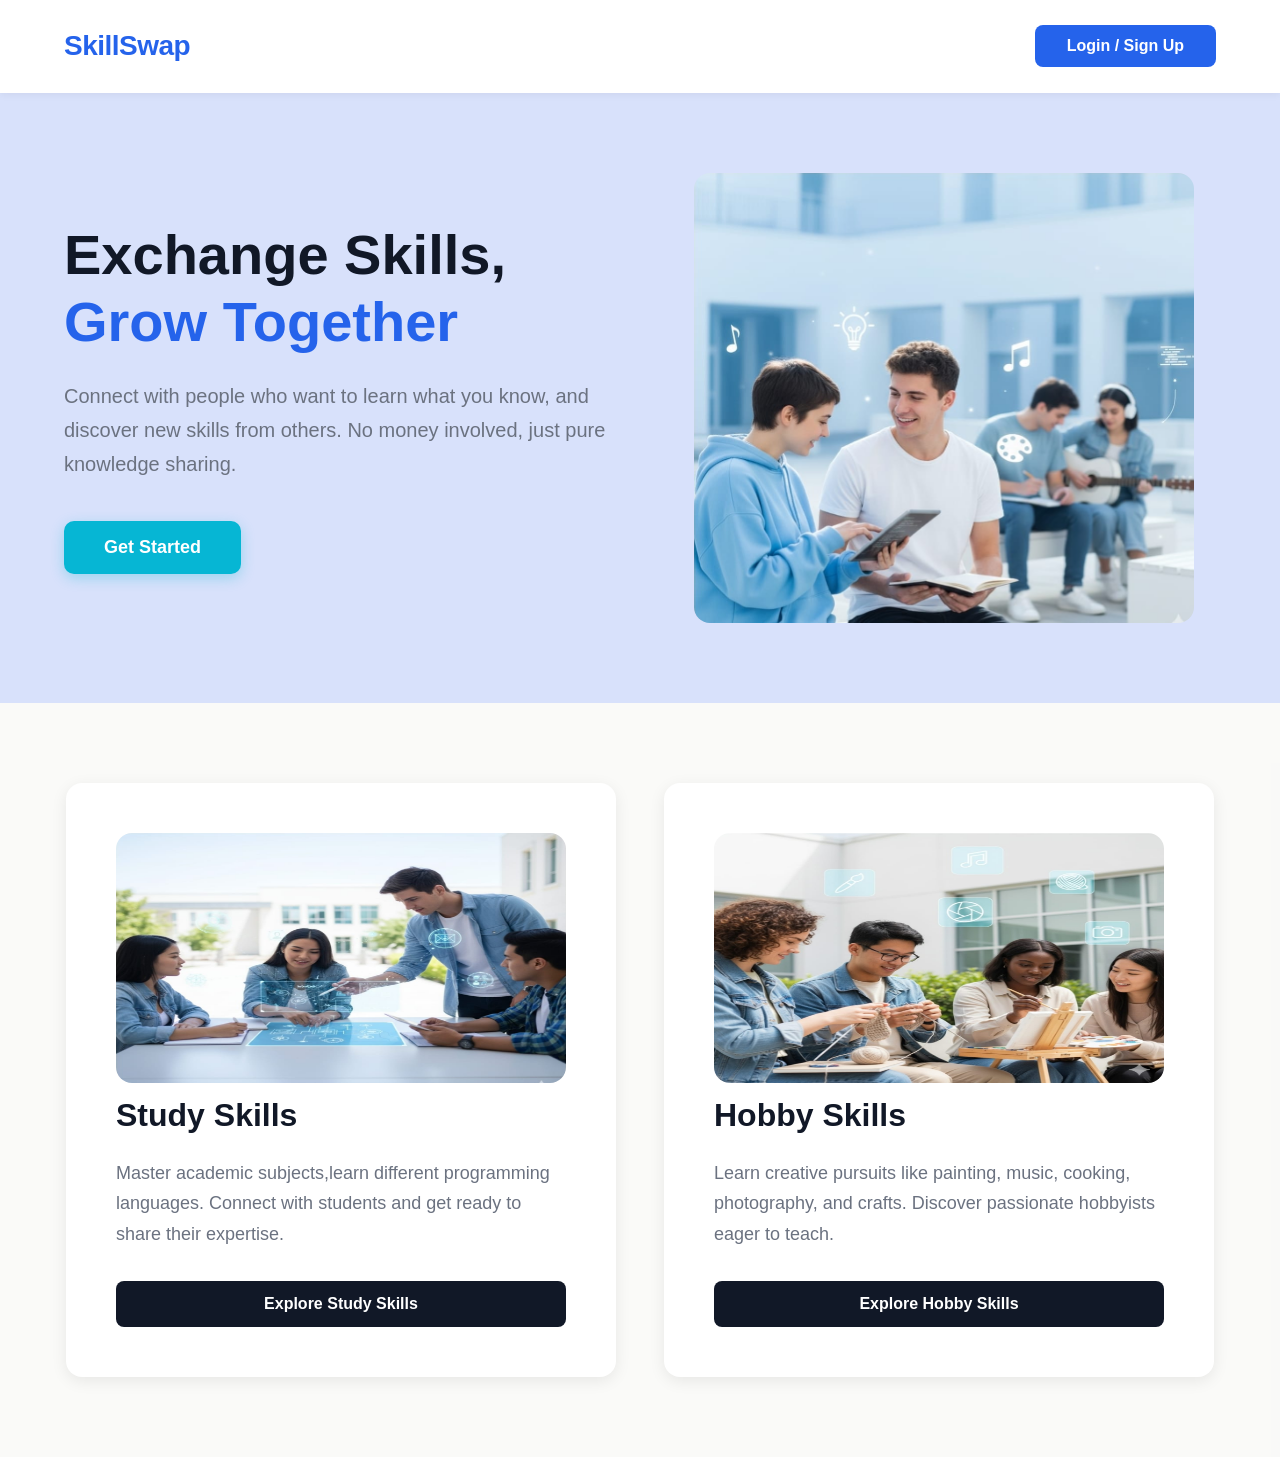
<file: pages/index.html>
<!DOCTYPE html>
<html lang="en">
<head>
    <meta charset="UTF-8">
    <meta name="viewport" content="width=device-width, initial-scale=1.0">
    <title>SkillSwap - Exchange Skills, Grow Together</title>
    <link rel="stylesheet" href="/css/style.css">
</head>
<body>
     
    <nav class="navbar">
        <div class="logo">SkillSwap</div>
        <button class="nav-button" onclick="location.href='profile.html'">Login / Sign Up</button>
    </nav>

     
    <section class="hero">
        <div class="hero-content">
            <h1>Exchange Skills, <span class="highlight">Grow Together</span></h1>
            <p>Connect with people who want to learn what you know, and discover new skills from others. No money involved, just pure knowledge sharing.</p>
            <button class="hero-button">Get Started</button>
        </div>
        <div class="hero-image">
            <img src="/images/swap.jpg" alt="People exchanging skills">
        </div>
    </section>

     
    <section class="cards-section">
        <div class="cards-container">
            <div class="card">
                <img src="/images/study.jpg" class="card-icon"alt="">
                <h3>Study Skills</h3>
                <p>Master academic subjects,learn different programming languages. Connect with students and get ready to share their expertise.</p>
                <button class="card-button" onclick="location.href='studyskill.html'">Explore Study Skills</button>
            </div>
            <div class="card">
                <img src="/images/hobby.jpg" class="card-icon"alt="">
                <h3>Hobby Skills</h3>
                <p>Learn creative pursuits like painting, music, cooking, photography, and crafts. Discover passionate hobbyists eager to teach.</p>
                <button class="card-button" onclick="location.href='hobby.html'">Explore Hobby Skills</button>
            </div>
        </div>
    </section>
</body>
</html>
</file>
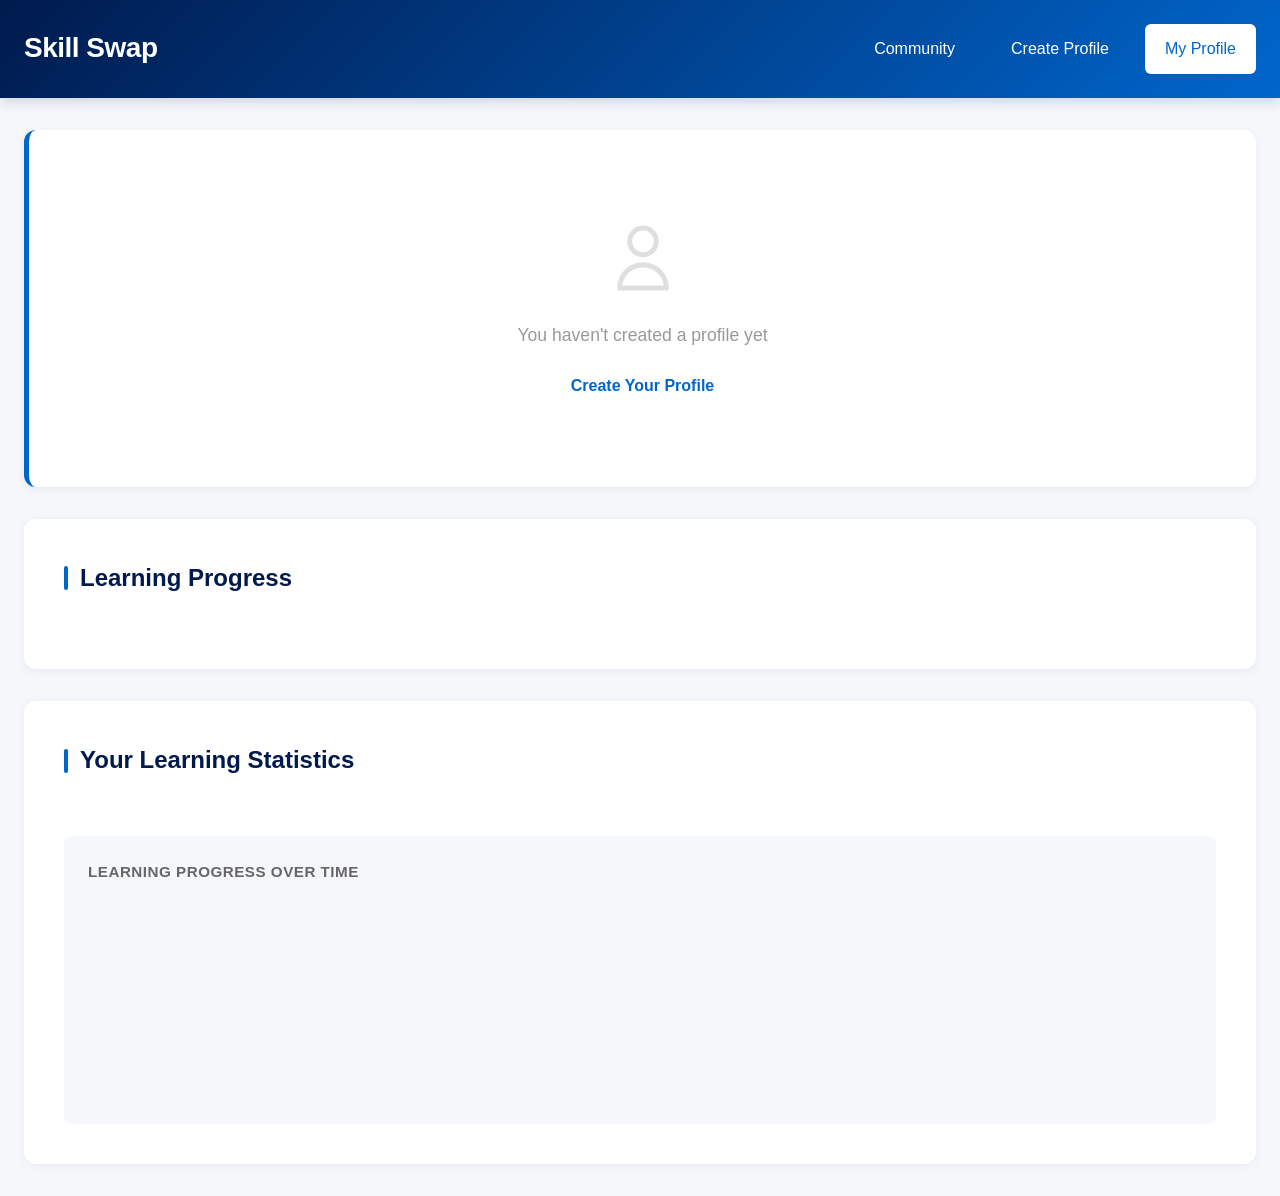
<file: pages/dashboard.html>
<!DOCTYPE html>
<html lang="en">
<head>
    <meta charset="UTF-8">
    <meta name="viewport" content="width=device-width, initial-scale=1.0">
    <title>My Dashboard - Skill Swap</title>
    <style>
        * {
            margin: 0;
            padding: 0;
            box-sizing: border-box;
        }

        :root {
            --primary-blue: #0066cc;
            --dark-blue: #001a4d;
            --black: #1a1a1a;
            --white: #ffffff;
            --light-gray: #f5f7fa;
            --border-gray: #d0d8e0;
            --success-green: #28a745;
            --warning-orange: #ff9800;
        }

        body {
            font-family: -apple-system, BlinkMacSystemFont, 'Segoe UI', Roboto, 'Helvetica Neue', sans-serif;
            background: var(--light-gray);
            color: var(--black);
            line-height: 1.6;
            min-height: 100vh;
        }

        /* Header */
        header {
            background: linear-gradient(135deg, var(--dark-blue) 0%, var(--primary-blue) 100%);
            color: var(--white);
            padding: 1.5rem;
            box-shadow: 0 4px 12px rgba(0, 26, 77, 0.15);
            position: sticky;
            top: 0;
            z-index: 100;
        }

        .header-content {
            max-width: 1400px;
            margin: 0 auto;
            display: flex;
            justify-content: space-between;
            align-items: center;
        }

        header h1 {
            font-size: 1.75rem;
            font-weight: 700;
            letter-spacing: -0.5px;
        }

        .header-nav {
            display: flex;
            gap: 1rem;
            align-items: center;
        }

        .nav-link {
            color: var(--white);
            text-decoration: none;
            padding: 0.75rem 1.25rem;
            border-radius: 6px;
            font-weight: 500;
            transition: all 0.3s ease;
        }

        .nav-link:hover {
            background: rgba(255, 255, 255, 0.2);
        }

        .nav-link.active {
            background: var(--white);
            color: var(--primary-blue);
        }

        /* Main Container */
        .container {
            max-width: 1400px;
            margin: 0 auto;
            padding: 2rem 1.5rem;
        }

        /* Profile Section */
        .profile-section {
            background: var(--white);
            border-radius: 12px;
            padding: 2.5rem;
            margin-bottom: 2rem;
            box-shadow: 0 2px 8px rgba(0, 0, 0, 0.06);
            border-left: 5px solid var(--primary-blue);
        }

        .profile-header {
            display: grid;
            grid-template-columns: auto 1fr;
            gap: 2rem;
            align-items: start;
            margin-bottom: 2rem;
            padding-bottom: 2rem;
            border-bottom: 2px solid var(--border-gray);
        }

        .profile-avatar {
            width: 120px;
            height: 120px;
            border-radius: 12px;
            background: linear-gradient(135deg, var(--primary-blue) 0%, var(--dark-blue) 100%);
            display: flex;
            align-items: center;
            justify-content: center;
            color: var(--white);
            font-size: 3rem;
            font-weight: 700;
        }

        .profile-info h2 {
            font-size: 2rem;
            color: var(--dark-blue);
            margin-bottom: 0.5rem;
        }

        .profile-subtitle {
            color: #666;
            font-size: 0.95rem;
            margin-bottom: 1rem;
        }

        .profile-grid {
            display: grid;
            grid-template-columns: repeat(2, 1fr);
            gap: 2rem;
        }

        .skill-box {
            background: var(--light-gray);
            padding: 1.5rem;
            border-radius: 8px;
            border-left: 4px solid var(--primary-blue);
        }

        .skill-box h3 {
            font-size: 0.85rem;
            font-weight: 700;
            text-transform: uppercase;
            color: var(--primary-blue);
            letter-spacing: 1px;
            margin-bottom: 0.5rem;
        }

        .skill-box p {
            font-size: 1.25rem;
            color: var(--black);
            font-weight: 600;
        }

        /* Learning Progress Section */
        .learning-section {
            background: var(--white);
            border-radius: 12px;
            padding: 2.5rem;
            box-shadow: 0 2px 8px rgba(0, 0, 0, 0.06);
        }

        .section-title {
            font-size: 1.5rem;
            color: var(--dark-blue);
            margin-bottom: 2rem;
            font-weight: 600;
            display: flex;
            align-items: center;
            gap: 0.75rem;
        }

        .section-title::before {
            content: '';
            width: 4px;
            height: 1.5rem;
            background: var(--primary-blue);
            border-radius: 2px;
        }

        /* Progress Cards */
        .progress-grid {
            display: grid;
            grid-template-columns: repeat(auto-fit, minmax(300px, 1fr));
            gap: 2rem;
        }

        .progress-card {
            background: var(--white);
            border: 2px solid var(--border-gray);
            border-radius: 12px;
            padding: 1.75rem;
            transition: all 0.3s ease;
        }

        .progress-card:hover {
            border-color: var(--primary-blue);
            box-shadow: 0 4px 12px rgba(0, 102, 204, 0.12);
        }

        .progress-title {
            font-size: 1.1rem;
            color: var(--dark-blue);
            margin-bottom: 1rem;
            font-weight: 600;
        }

        /* Progress Bar */
        .progress-container {
            margin-bottom: 1.5rem;
        }

        .progress-header {
            display: flex;
            justify-content: space-between;
            align-items: center;
            margin-bottom: 0.75rem;
            font-size: 0.9rem;
        }

        .progress-level {
            font-weight: 600;
            color: var(--primary-blue);
        }

        .progress-percent {
            color: #666;
        }

        .progress-bar-bg {
            width: 100%;
            height: 10px;
            background: var(--border-gray);
            border-radius: 10px;
            overflow: hidden;
        }

        .progress-bar {
            height: 100%;
            background: linear-gradient(90deg, var(--primary-blue) 0%, #0052a3 100%);
            border-radius: 10px;
            transition: width 0.5s ease;
        }

        /* Chart Section */
        .chart-container {
            background: var(--light-gray);
            border-radius: 8px;
            padding: 1.5rem;
            margin-top: 1.5rem;
        }

        .chart-title {
            font-size: 0.95rem;
            color: #666;
            margin-bottom: 1rem;
            font-weight: 600;
            text-transform: uppercase;
            letter-spacing: 0.5px;
        }

        /* Bar Chart */
        .bar-chart {
            display: flex;
            align-items: flex-end;
            justify-content: space-around;
            height: 200px;
            gap: 1rem;
            padding: 1rem 0;
        }

        .bar-item {
            flex: 1;
            display: flex;
            flex-direction: column;
            align-items: center;
            height: 100%;
            justify-content: flex-end;
        }

        .bar {
            width: 100%;
            background: linear-gradient(180deg, var(--primary-blue) 0%, var(--dark-blue) 100%);
            border-radius: 6px 6px 0 0;
            transition: all 0.3s ease;
            position: relative;
            min-height: 20px;
        }

        .bar:hover {
            opacity: 0.8;
            transform: scaleY(1.05);
        }

        .bar-value {
            position: absolute;
            top: -25px;
            left: 50%;
            transform: translateX(-50%);
            font-weight: 600;
            color: var(--primary-blue);
            font-size: 0.9rem;
        }

        .bar-label {
            margin-top: 0.5rem;
            font-size: 0.85rem;
            color: #666;
            text-align: center;
            font-weight: 500;
        }

        /* Stats Grid */
        .stats-grid {
            display: grid;
            grid-template-columns: repeat(auto-fit, minmax(150px, 1fr));
            gap: 1rem;
            margin-top: 2rem;
        }

        .stat-card {
            background: var(--light-gray);
            padding: 1.5rem;
            border-radius: 8px;
            text-align: center;
            border-top: 3px solid var(--primary-blue);
        }

        .stat-number {
            font-size: 1.75rem;
            font-weight: 700;
            color: var(--primary-blue);
            margin-bottom: 0.5rem;
        }

        .stat-label {
            font-size: 0.85rem;
            color: #666;
            font-weight: 500;
            text-transform: uppercase;
            letter-spacing: 0.5px;
        }

        /* Empty State */
        .empty-state {
            text-align: center;
            padding: 3rem;
            color: #999;
        }

        .empty-icon {
            width: 80px;
            height: 80px;
            margin: 0 auto 1rem;
            opacity: 0.3;
        }

        .empty-state p {
            font-size: 1.1rem;
            margin-bottom: 1.5rem;
        }

        .empty-state a {
            color: var(--primary-blue);
            text-decoration: none;
            font-weight: 600;
            transition: all 0.3s ease;
        }

        .empty-state a:hover {
            text-decoration: underline;
        }

        /* Responsive Design */
        @media (max-width: 768px) {
            .profile-grid {
                grid-template-columns: 1fr;
            }

            .profile-header {
                grid-template-columns: 1fr;
            }

            .progress-grid {
                grid-template-columns: 1fr;
            }

            header h1 {
                font-size: 1.4rem;
            }

            .header-nav {
                gap: 0.5rem;
            }

            .nav-link {
                padding: 0.5rem 0.75rem;
                font-size: 0.9rem;
            }

            .bar-chart {
                height: 150px;
            }
        }
    </style>
</head>
<body>
    <header>
        <div class="header-content">
            <h1>Skill Swap</h1>
            <div class="header-nav">
                <a href="dashboard.html" class="nav-link">Community</a>
                <a href="profile.html" class="nav-link">Create Profile</a>
                <a href="my-dashboard.html" class="nav-link active">My Profile</a>
            </div>
        </div>
    </header>

    <div class="container">
        <!-- Profile Section -->
        <div class="profile-section" id="profileContainer">
            <!-- Will be populated by JavaScript -->
        </div>

        <!-- Learning Progress Section -->
        <div class="learning-section">
            <h2 class="section-title">Learning Progress</h2>
            <div class="progress-grid" id="progressContainer">
                <!-- Will be populated by JavaScript -->
            </div>
        </div>

        <!-- Statistics Section -->
        <div class="learning-section" style="margin-top: 2rem;">
            <h2 class="section-title">Your Learning Statistics</h2>
            <div class="stats-grid" id="statsContainer">
                <!-- Will be populated by JavaScript -->
            </div>

            <div class="chart-container">
                <div class="chart-title">Learning Progress Over Time</div>
                <div class="bar-chart" id="chartContainer">
                    <!-- Will be populated by JavaScript -->
                </div>
            </div>
        </div>
    </div>

    <script>
        // ==================== LEARNING DATA STRUCTURE ====================
        // Mock learning progress data - in real app, this would be stored and updated
        const LEARNING_DATA_KEY = 'skillSwapLearningData';
        const PROFILES_KEY = 'skillSwapProfiles';

        class LearningDataManager {
            static getLearningData(profileId) {
                const data = localStorage.getItem(LEARNING_DATA_KEY);
                const allData = data ? JSON.parse(data) : {};
                return allData[profileId] || this.initializeDefaultData(profileId);
            }

            static initializeDefaultData(profileId) {
                return {
                    skills: [
                        { name: 'JavaScript', proficiency: 75, startDate: '2024-01-15', hoursLearned: 120 },
                        { name: 'React', proficiency: 60, startDate: '2024-02-01', hoursLearned: 80 },
                        { name: 'Web Design', proficiency: 45, startDate: '2024-03-10', hoursLearned: 50 },
                        { name: 'Python', proficiency: 55, startDate: '2024-02-15', hoursLearned: 70 }
                    ],
                    lastUpdated: new Date().toISOString()
                };
            }

            static saveLearningData(profileId, data) {
                const allData = localStorage.getItem(LEARNING_DATA_KEY) ? JSON.parse(localStorage.getItem(LEARNING_DATA_KEY)) : {};
                allData[profileId] = data;
                localStorage.setItem(LEARNING_DATA_KEY, JSON.stringify(allData));
            }
        }

        // ==================== DOM ELEMENTS ====================
        const profileContainer = document.getElementById('profileContainer');
        const progressContainer = document.getElementById('progressContainer');
        const statsContainer = document.getElementById('statsContainer');
        const chartContainer = document.getElementById('chartContainer');

        // ==================== CURRENT USER MANAGEMENT ====================
        let currentUser = null;
        let currentUserLearningData = null;

        function loadCurrentUser() {
            // Try to get the last created profile
            const profiles = localStorage.getItem(PROFILES_KEY);
            if (profiles) {
                const profileList = JSON.parse(profiles);
                if (profileList.length > 0) {
                    currentUser = profileList[profileList.length - 1];
                    currentUserLearningData = LearningDataManager.getLearningData(currentUser.id);
                    return true;
                }
            }
            return false;
        }

        // ==================== RENDER PROFILE ====================
        function renderProfile() {
            if (!currentUser) {
                profileContainer.innerHTML = `
                    <div class="empty-state">
                        <svg class="empty-icon" xmlns="http://www.w3.org/2000/svg" fill="none" viewBox="0 0 24 24" stroke="currentColor">
                            <path stroke-linecap="round" stroke-linejoin="round" stroke-width="1.5" d="M16 7a4 4 0 11-8 0 4 4 0 018 0zM12 14a7 7 0 00-7 7h14a7 7 0 00-7-7z" />
                        </svg>
                        <p>You haven't created a profile yet</p>
                        <a href="profile.html">Create Your Profile</a>
                    </div>
                `;
                return;
            }

            const initials = currentUser.name.split(' ').map(n => n[0]).join('').toUpperCase();

            profileContainer.innerHTML = `
                <div class="profile-header">
                    <div class="profile-avatar">${initials}</div>
                    <div class="profile-info">
                        <h2>${escapeHtml(currentUser.name)}</h2>
                        <p class="profile-subtitle">Member since ${new Date(currentUser.createdAt).toLocaleDateString()}</p>
                        <div class="profile-grid">
                            <div class="skill-box">
                                <h3>Can Teach</h3>
                                <p>${escapeHtml(currentUser.teach)}</p>
                            </div>
                            <div class="skill-box">
                                <h3>Wants to Learn</h3>
                                <p>${escapeHtml(currentUser.learn)}</p>
                            </div>
                        </div>
                    </div>
                </div>
            `;
        }

        // ==================== RENDER LEARNING PROGRESS ====================
        function renderProgressCards() {
            if (!currentUserLearningData || !currentUserLearningData.skills) {
                progressContainer.innerHTML = '<p style="grid-column: 1/-1; text-align: center; color: #999;">No learning data available</p>';
                return;
            }

            progressContainer.innerHTML = currentUserLearningData.skills.map(skill => `
                <div class="progress-card">
                    <h3 class="progress-title">${escapeHtml(skill.name)}</h3>
                    
                    <div class="progress-container">
                        <div class="progress-header">
                            <span class="progress-level">${getProficiencyLabel(skill.proficiency)}</span>
                            <span class="progress-percent">${skill.proficiency}%</span>
                        </div>
                        <div class="progress-bar-bg">
                            <div class="progress-bar" style="width: ${skill.proficiency}%"></div>
                        </div>
                    </div>

                    <div class="chart-container">
                        <div class="chart-title">Learning Details</div>
                        <div style="font-size: 0.9rem; line-height: 1.8;">
                            <div><strong>Started:</strong> ${new Date(skill.startDate).toLocaleDateString()}</div>
                            <div><strong>Hours Learned:</strong> ${skill.hoursLearned}h</div>
                            <div><strong>Status:</strong> ${skill.proficiency < 30 ? 'Beginner' : skill.proficiency < 60 ? 'Intermediate' : 'Advanced'}</div>
                        </div>
                    </div>
                </div>
            `).join('');
        }

        // ==================== RENDER STATISTICS ====================
        function renderStatistics() {
            if (!currentUserLearningData || !currentUserLearningData.skills) {
                return;
            }

            const skills = currentUserLearningData.skills;
            const avgProficiency = Math.round(skills.reduce((sum, s) => sum + s.proficiency, 0) / skills.length);
            const totalHours = skills.reduce((sum, s) => sum + s.hoursLearned, 0);
            const beginnerCount = skills.filter(s => s.proficiency < 30).length;
            const advancedCount = skills.filter(s => s.proficiency >= 60).length;

            statsContainer.innerHTML = `
                <div class="stat-card">
                    <div class="stat-number">${skills.length}</div>
                    <div class="stat-label">Skills Learning</div>
                </div>
                <div class="stat-card">
                    <div class="stat-number">${avgProficiency}%</div>
                    <div class="stat-label">Avg Proficiency</div>
                </div>
                <div class="stat-card">
                    <div class="stat-number">${totalHours}</div>
                    <div class="stat-label">Total Hours</div>
                </div>
                <div class="stat-card">
                    <div class="stat-number">${advancedCount}</div>
                    <div class="stat-label">Advanced Skills</div>
                </div>
            `;

            renderChart(skills);
        }

        // ==================== RENDER CHART ====================
        function renderChart(skills) {
            const maxProficiency = 100;
            const chartHTML = skills.map((skill, index) => {
                const height = (skill.proficiency / maxProficiency) * 100;
                return `
                    <div class="bar-item">
                        <div class="bar" style="height: ${height}%;">
                            <div class="bar-value">${skill.proficiency}%</div>
                        </div>
                        <div class="bar-label">${skill.name}</div>
                    </div>
                `;
            }).join('');

            chartContainer.innerHTML = chartHTML;
        }

        // ==================== UTILITY FUNCTIONS ====================
        function getProficiencyLabel(proficiency) {
            if (proficiency < 30) return 'Beginner';
            if (proficiency < 60) return 'Intermediate';
            return 'Advanced';
        }

        function escapeHtml(text) {
            const div = document.createElement('div');
            div.textContent = text;
            return div.innerHTML;
        }

        // ==================== INITIALIZATION ====================
        document.addEventListener('DOMContentLoaded', () => {
            if (loadCurrentUser()) {
                renderProfile();
                renderProgressCards();
                renderStatistics();
            } else {
                profileContainer.innerHTML = `
                    <div class="empty-state">
                        <svg class="empty-icon" xmlns="http://www.w3.org/2000/svg" fill="none" viewBox="0 0 24 24" stroke="currentColor">
                            <path stroke-linecap="round" stroke-linejoin="round" stroke-width="1.5" d="M16 7a4 4 0 11-8 0 4 4 0 018 0zM12 14a7 7 0 00-7 7h14a7 7 0 00-7-7z" />
                        </svg>
                        <p>You haven't created a profile yet</p>
                        <a href="profile.html">Create Your Profile</a>
                    </div>
                `;
            }
        });
    </script>
</body>
</html>
</file>
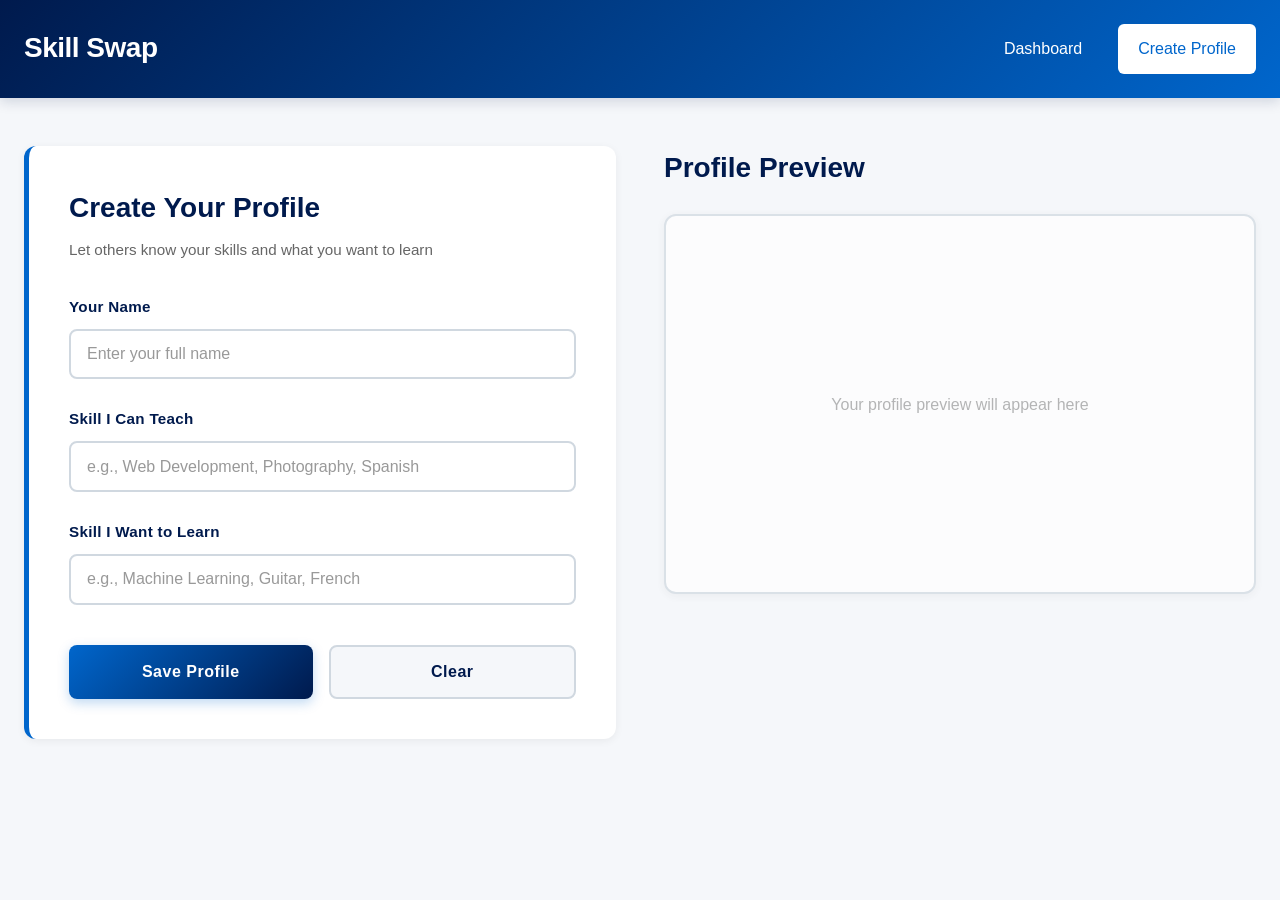
<file: pages/profile.html>
<!DOCTYPE html>
<html lang="en">
<head>
    <meta charset="UTF-8">
    <meta name="viewport" content="width=device-width, initial-scale=1.0">
    <title>Skill Swap - Create Profile</title>
    <style>
        * {
            margin: 0;
            padding: 0;
            box-sizing: border-box;
        }

        :root {
            --primary-blue: #0066cc;
            --dark-blue: #001a4d;
            --black: #1a1a1a;
            --white: #ffffff;
            --light-gray: #f5f7fa;
            --border-gray: #d0d8e0;
        }

        body {
            font-family: -apple-system, BlinkMacSystemFont, 'Segoe UI', Roboto, 'Helvetica Neue', sans-serif;
            background: var(--light-gray);
            color: var(--black);
            line-height: 1.6;
            min-height: 100vh;
        }

        /* Header */
        header {
            background: linear-gradient(135deg, var(--dark-blue) 0%, var(--primary-blue) 100%);
            color: var(--white);
            padding: 1.5rem;
            box-shadow: 0 4px 12px rgba(0, 26, 77, 0.15);
            position: sticky;
            top: 0;
            z-index: 100;
        }

        .header-content {
            max-width: 1400px;
            margin: 0 auto;
            display: flex;
            justify-content: space-between;
            align-items: center;
        }

        header h1 {
            font-size: 1.75rem;
            font-weight: 700;
            letter-spacing: -0.5px;
        }

        .header-nav {
            display: flex;
            gap: 1rem;
            align-items: center;
        }

        .nav-link {
            color: var(--white);
            text-decoration: none;
            padding: 0.75rem 1.25rem;
            border-radius: 6px;
            font-weight: 500;
            transition: all 0.3s ease;
        }

        .nav-link:hover {
            background: rgba(255, 255, 255, 0.2);
        }

        .nav-link.active {
            background: var(--white);
            color: var(--primary-blue);
        }

        /* Main Container */
        .container {
            max-width: 1400px;
            margin: 0 auto;
            padding: 3rem 1.5rem;
        }

        .content-wrapper {
            display: grid;
            grid-template-columns: 1fr 1fr;
            gap: 3rem;
            align-items: start;
        }

        /* Form Section */
        .form-section {
            background: var(--white);
            padding: 2.5rem;
            border-radius: 12px;
            box-shadow: 0 2px 8px rgba(0, 0, 0, 0.06);
            border-left: 5px solid var(--primary-blue);
        }

        .form-section h2 {
            font-size: 1.75rem;
            margin-bottom: 0.5rem;
            color: var(--dark-blue);
            font-weight: 600;
        }

        .form-subtitle {
            color: #666;
            font-size: 0.95rem;
            margin-bottom: 2rem;
        }

        .form-group {
            margin-bottom: 1.75rem;
        }

        label {
            display: block;
            margin-bottom: 0.6rem;
            font-weight: 600;
            color: var(--dark-blue);
            font-size: 0.95rem;
            letter-spacing: 0.3px;
        }

        input {
            width: 100%;
            padding: 0.9rem 1rem;
            border: 2px solid var(--border-gray);
            border-radius: 8px;
            font-family: inherit;
            font-size: 1rem;
            color: var(--black);
            transition: all 0.3s ease;
            background: var(--white);
        }

        input:focus {
            outline: none;
            border-color: var(--primary-blue);
            background: linear-gradient(to right, rgba(0, 102, 204, 0.01), transparent);
            box-shadow: 0 0 0 3px rgba(0, 102, 204, 0.1);
        }

        input::placeholder {
            color: #999;
        }

        /* Button Group */
        .button-group {
            display: flex;
            gap: 1rem;
            margin-top: 2.5rem;
        }

        button {
            flex: 1;
            padding: 1rem;
            border: none;
            border-radius: 8px;
            font-size: 1rem;
            font-weight: 600;
            cursor: pointer;
            transition: all 0.3s ease;
            letter-spacing: 0.5px;
        }

        #saveProfile {
            background: linear-gradient(135deg, var(--primary-blue) 0%, var(--dark-blue) 100%);
            color: var(--white);
            box-shadow: 0 4px 12px rgba(0, 102, 204, 0.25);
        }

        #saveProfile:hover:not(:disabled) {
            transform: translateY(-2px);
            box-shadow: 0 6px 16px rgba(0, 102, 204, 0.35);
        }

        #saveProfile:active:not(:disabled) {
            transform: translateY(0);
        }

        button.clear-btn {
            background: var(--light-gray);
            color: var(--dark-blue);
            border: 2px solid var(--border-gray);
            font-weight: 600;
        }

        button.clear-btn:hover {
            background: #eff3f8;
            border-color: var(--primary-blue);
        }

        /* Profile Display Section */
        .profile-section h2 {
            font-size: 1.75rem;
            margin-bottom: 1.5rem;
            color: var(--dark-blue);
            font-weight: 600;
        }

        .profile-card {
            background: var(--white);
            border: 2px solid var(--border-gray);
            border-radius: 12px;
            padding: 2.5rem;
            box-shadow: 0 2px 8px rgba(0, 0, 0, 0.06);
            transition: all 0.3s ease;
            min-height: 380px;
            display: flex;
            flex-direction: column;
            justify-content: center;
            position: relative;
        }

        .profile-card.empty {
            border-color: var(--border-gray);
            opacity: 0.7;
            color: #999;
            align-items: center;
            text-align: center;
        }

        .profile-card.active {
            border-color: var(--primary-blue);
            box-shadow: 0 4px 16px rgba(0, 102, 204, 0.12);
        }

        .empty-icon {
            width: 60px;
            height: 60px;
            margin: 0 auto 1rem;
            opacity: 0.3;
        }

        .profile-info {
            text-align: left;
        }

        .profile-name {
            font-size: 2rem;
            font-weight: 700;
            color: var(--dark-blue);
            margin-bottom: 2rem;
            letter-spacing: -0.5px;
        }

        .profile-skills {
            display: flex;
            flex-direction: column;
            gap: 1.75rem;
        }

        .skill-item {
            border-left: 4px solid var(--primary-blue);
            padding-left: 1.25rem;
        }

        .skill-label {
            font-size: 0.8rem;
            font-weight: 700;
            text-transform: uppercase;
            color: var(--primary-blue);
            letter-spacing: 1px;
            margin-bottom: 0.5rem;
        }

        .skill-value {
            font-size: 1.25rem;
            color: var(--black);
            font-weight: 500;
        }

        /* Animations */
        @keyframes fadeInUp {
            from {
                opacity: 0;
                transform: translateY(20px);
            }
            to {
                opacity: 1;
                transform: translateY(0);
            }
        }

        .profile-card.active {
            animation: fadeInUp 0.4s ease;
        }

        /* Responsive Design */
        @media (max-width: 768px) {
            header h1 {
                font-size: 1.75rem;
            }

            header p {
                font-size: 1rem;
            }

            .container {
                padding: 2rem 1rem;
            }

            .content-wrapper {
                grid-template-columns: 1fr;
                gap: 2rem;
            }

            .form-section,
            .profile-card {
                padding: 1.75rem;
            }

            .profile-name {
                font-size: 1.5rem;
            }

            .button-group {
                flex-direction: column;
            }

            button {
                width: 100%;
            }
        }
    </style>
</head>
<body>
    <header>
        <div class="header-content">
            <h1>Skill Swap</h1>
            <div class="header-nav">
                <a href="dashboard.html" class="nav-link">Dashboard</a>
                <a href="profile.html" class="nav-link active">Create Profile</a>
            </div>
        </div>
    </header>

    <div class="container">
        <div class="content-wrapper">
            <!-- Form Section -->
            <div class="form-section">
                <h2>Create Your Profile</h2>
                <p class="form-subtitle">Let others know your skills and what you want to learn</p>

                <form id="profileForm">
                    <div class="form-group">
                        <label for="name">Your Name</label>
                        <input 
                            type="text" 
                            id="name" 
                            placeholder="Enter your full name"
                            required
                        >
                    </div>

                    <div class="form-group">
                        <label for="teach">Skill I Can Teach</label>
                        <input 
                            type="text" 
                            id="teach" 
                            placeholder="e.g., Web Development, Photography, Spanish"
                            required
                        >
                    </div>

                    <div class="form-group">
                        <label for="learn">Skill I Want to Learn</label>
                        <input 
                            type="text" 
                            id="learn" 
                            placeholder="e.g., Machine Learning, Guitar, French"
                            required
                        >
                    </div>

                    <div class="button-group">
                        <button type="submit" id="saveProfile">Save Profile</button>
                        <button type="reset" class="clear-btn">Clear</button>
                    </div>
                </form>
            </div>

            <!-- Profile Display Section -->
            <div class="profile-section">
                <h2>Profile Preview</h2>
                <div class="profile-card empty" id="profileDisplay">
                    <svg class="empty-icon" xmlns="http://www.w3.org/2000/svg" fill="none" viewBox="0 0 24 24" stroke="currentColor">
                        <path stroke-linecap="round" stroke-linejoin="round" stroke-width="1.5" d="M16 7a4 4 0 11-8 0 4 4 0 018 0zM12 14a7 7 0 00-7 7h14a7 7 0 00-7-7z" />
                    </svg>
                    <p>Fill in your details to preview your profile</p>
                </div>
            </div>
        </div>
    </div>

    <script>
        // ==================== LOCAL STORAGE MANAGEMENT ====================
        const STORAGE_KEY = 'skillSwapProfiles';

        class ProfileManager {
            static getAllProfiles() {
                const data = localStorage.getItem(STORAGE_KEY);
                return data ? JSON.parse(data) : [];
            }

            static saveProfiles(profiles) {
                localStorage.setItem(STORAGE_KEY, JSON.stringify(profiles));
            }

            static addProfile(profile) {
                const profiles = this.getAllProfiles();
                profile.id = Date.now().toString();
                profile.createdAt = new Date().toISOString();
                profiles.push(profile);
                this.saveProfiles(profiles);
                return profile;
            }
        }

        // ==================== DOM ELEMENTS ====================
        const form = document.getElementById('profileForm');
        const nameInput = document.getElementById('name');
        const teachInput = document.getElementById('teach');
        const learnInput = document.getElementById('learn');
        const profileDisplay = document.getElementById('profileDisplay');

        // ==================== FORM SUBMISSION ====================
        form.addEventListener('submit', (e) => {
            e.preventDefault();

            const profile = {
                name: nameInput.value.trim(),
                teach: teachInput.value.trim(),
                learn: learnInput.value.trim()
            };

            if (profile.name && profile.teach && profile.learn) {
                const newProfile = ProfileManager.addProfile(profile);
                displayProfile(newProfile);
                showSuccessMessage();
                form.reset();
            }
        });

        // ==================== DISPLAY PROFILE ====================
        function displayProfile(profile) {
            profileDisplay.innerHTML = `
                <div class="profile-info">
                    <div class="profile-name">${escapeHtml(profile.name)}</div>
                    <div class="profile-skills">
                        <div class="skill-item">
                            <div class="skill-label">Can Teach</div>
                            <div class="skill-value">${escapeHtml(profile.teach)}</div>
                        </div>
                        <div class="skill-item">
                            <div class="skill-label">Wants to Learn</div>
                            <div class="skill-value">${escapeHtml(profile.learn)}</div>
                        </div>
                    </div>
                </div>
            `;
            profileDisplay.classList.remove('empty');
            profileDisplay.classList.add('active');
        }

        // ==================== UTILITY FUNCTIONS ====================
        function escapeHtml(text) {
            const div = document.createElement('div');
            div.textContent = text;
            return div.innerHTML;
        }

        function showSuccessMessage() {
            const message = document.createElement('div');
            message.style.cssText = `
                position: fixed;
                top: 100px;
                right: 20px;
                background: #28a745;
                color: white;
                padding: 1rem 1.5rem;
                border-radius: 8px;
                box-shadow: 0 4px 12px rgba(0, 0, 0, 0.15);
                z-index: 1001;
                animation: slideIn 0.3s ease;
            `;
            message.textContent = '✓ Profile added to community!';
            document.body.appendChild(message);

            setTimeout(() => {
                message.style.animation = 'slideOut 0.3s ease';
                setTimeout(() => message.remove(), 300);
            }, 2000);
        }

        // ==================== INITIALIZATION ====================
        document.addEventListener('DOMContentLoaded', () => {
            // Clear form on page load for creating new profiles
            form.reset();
            profileDisplay.innerHTML = '<p class="profile-empty">Your profile preview will appear here</p>';
        });

        // Enter key to submit form
        [nameInput, teachInput, learnInput].forEach(input => {
            input.addEventListener('keypress', (e) => {
                if (e.key === 'Enter' && e.ctrlKey) {
                    form.dispatchEvent(new Event('submit'));
                }
            });
        });

        // Add animation styles
        const style = document.createElement('style');
        style.textContent = `
            @keyframes slideIn {
                from {
                    opacity: 0;
                    transform: translateX(400px);
                }
                to {
                    opacity: 1;
                    transform: translateX(0);
                }
            }
            @keyframes slideOut {
                from {
                    opacity: 1;
                    transform: translateX(0);
                }
                to {
                    opacity: 0;
                    transform: translateX(400px);
                }
            }
        `;
        document.head.appendChild(style);
    </script>
</body>
</html>
</file>
<file: css/style.css>
* {
            margin: 0;
            padding: 0;
            box-sizing: border-box;
        }

        body {
            font-family:  'Segoe UI', sans-serif;
            line-height: 1.6;
            color: #1f2937;
            background-color: #ffffff;
        }

        /* Navbar */
        .navbar {
            display: flex;
            justify-content: space-between;
            align-items: center;
            padding: 1.5rem 5%;
            background-color: #ffffff;
            box-shadow: 0 2px 8px rgba(0, 0, 0, 0.05);
            position: sticky;
            top: 0;
            z-index: 100;
        }

        .logo {
            font-size: 1.75rem;
            font-weight: 700;
            color: #2563eb;
            letter-spacing: -0.5px;
        }

        .nav-button {
            padding: 0.75rem 2rem;
            background-color: #2563eb;
            color: #ffffff;
            border: none;
            border-radius: 8px;
            font-size: 1rem;
            font-weight: 600;
            cursor: pointer;
            transition: all 0.3s ease;
        }

        .nav-button:hover {
            background-color: #1d4ed8;
            transform: translateY(-2px);
            box-shadow: 0 4px 12px rgba(37, 99, 235, 0.3);
        }

        /* Hero Section */
        .hero {
            display: flex;
            align-items: center;
            justify-content: space-between;
            padding: 5rem 5%;
            gap: 4rem;
            max-width: 1400px;
            margin: 0 auto;
            background-color: #7e9df14d;
        }

        .hero-content {
            flex: 1;
            max-width: 600px;
        }

        .hero-content h1 {
            font-size: 3.5rem;
            font-weight: 800;
            color: #111827;
            line-height: 1.2;
            margin-bottom: 1.5rem;
        }

        .hero-content .highlight {
            color: #2563eb;
        }

        .hero-content p {
            font-size: 1.25rem;
            color: #6b7280;
            margin-bottom: 2.5rem;
            line-height: 1.7;
        }

        .hero-button {
            padding: 1rem 2.5rem;
            background-color: #06b6d4;
            color: #ffffff;
            border: none;
            border-radius: 10px;
            font-size: 1.125rem;
            font-weight: 600;
            cursor: pointer;
            transition: all 0.3s ease;
            box-shadow: 0 4px 14px rgba(6, 182, 212, 0.3);
        }

        .hero-button:hover {
            background-color: #0891b2;
            transform: translateY(-3px);
            box-shadow: 0 6px 20px rgba(6, 182, 212, 0.4);
        }

        .hero-image {
            flex: 1;
            display: flex;
            justify-content: center;
            align-items: center;
        }

        .hero-image img {
            width: 500px;
            height: 450px;
            border-radius: 16px;
        }
        
        /* Cards Section */
        .cards-section {
            padding: 5rem 5%;
            background-color: #edede94f;
        }

        .cards-container {
            display: flex;
            gap: 3rem;
            max-width: 1400px;
            margin: 0 auto;
            justify-content: center;
        }

        .card {
            flex: 1;
            max-width: 550px;
            background-color: #ffffff;
            border-radius: 16px;
            padding: 3rem;
            box-shadow: 0 4px 16px rgba(0, 0, 0, 0.08);
            transition: all 0.3s ease;
            border: 2px solid transparent;
           
        }

        .card:hover {
            transform: translateY(-8px);
            box-shadow: 0 12px 32px rgba(0, 0, 0, 0.15);
            border-color: #e5e7eb;
        }
        
       .card-icon{
         width: 450px;
         height: 250px;
         border-radius: 16px;
       }

        .card h3 {
            font-size: 2rem;
            font-weight: 700;
            color: #111827;
            margin-bottom: 1rem;
        }

        .card p {
            font-size: 1.125rem;
            color: #6b7280;
            margin-bottom: 2rem;
            line-height: 1.7;
        }

        .card-button {
            padding: 0.875rem 2rem;
            background-color: #111827;
            color: #ffffff;
            border: none;
            border-radius: 8px;
            font-size: 1rem;
            font-weight: 600;
            cursor: pointer;
            transition: all 0.3s ease;
            width: 100%;
        }

        .card-button:hover {
            background-color: #374151;
            transform: translateY(-2px);
        }
</file>
